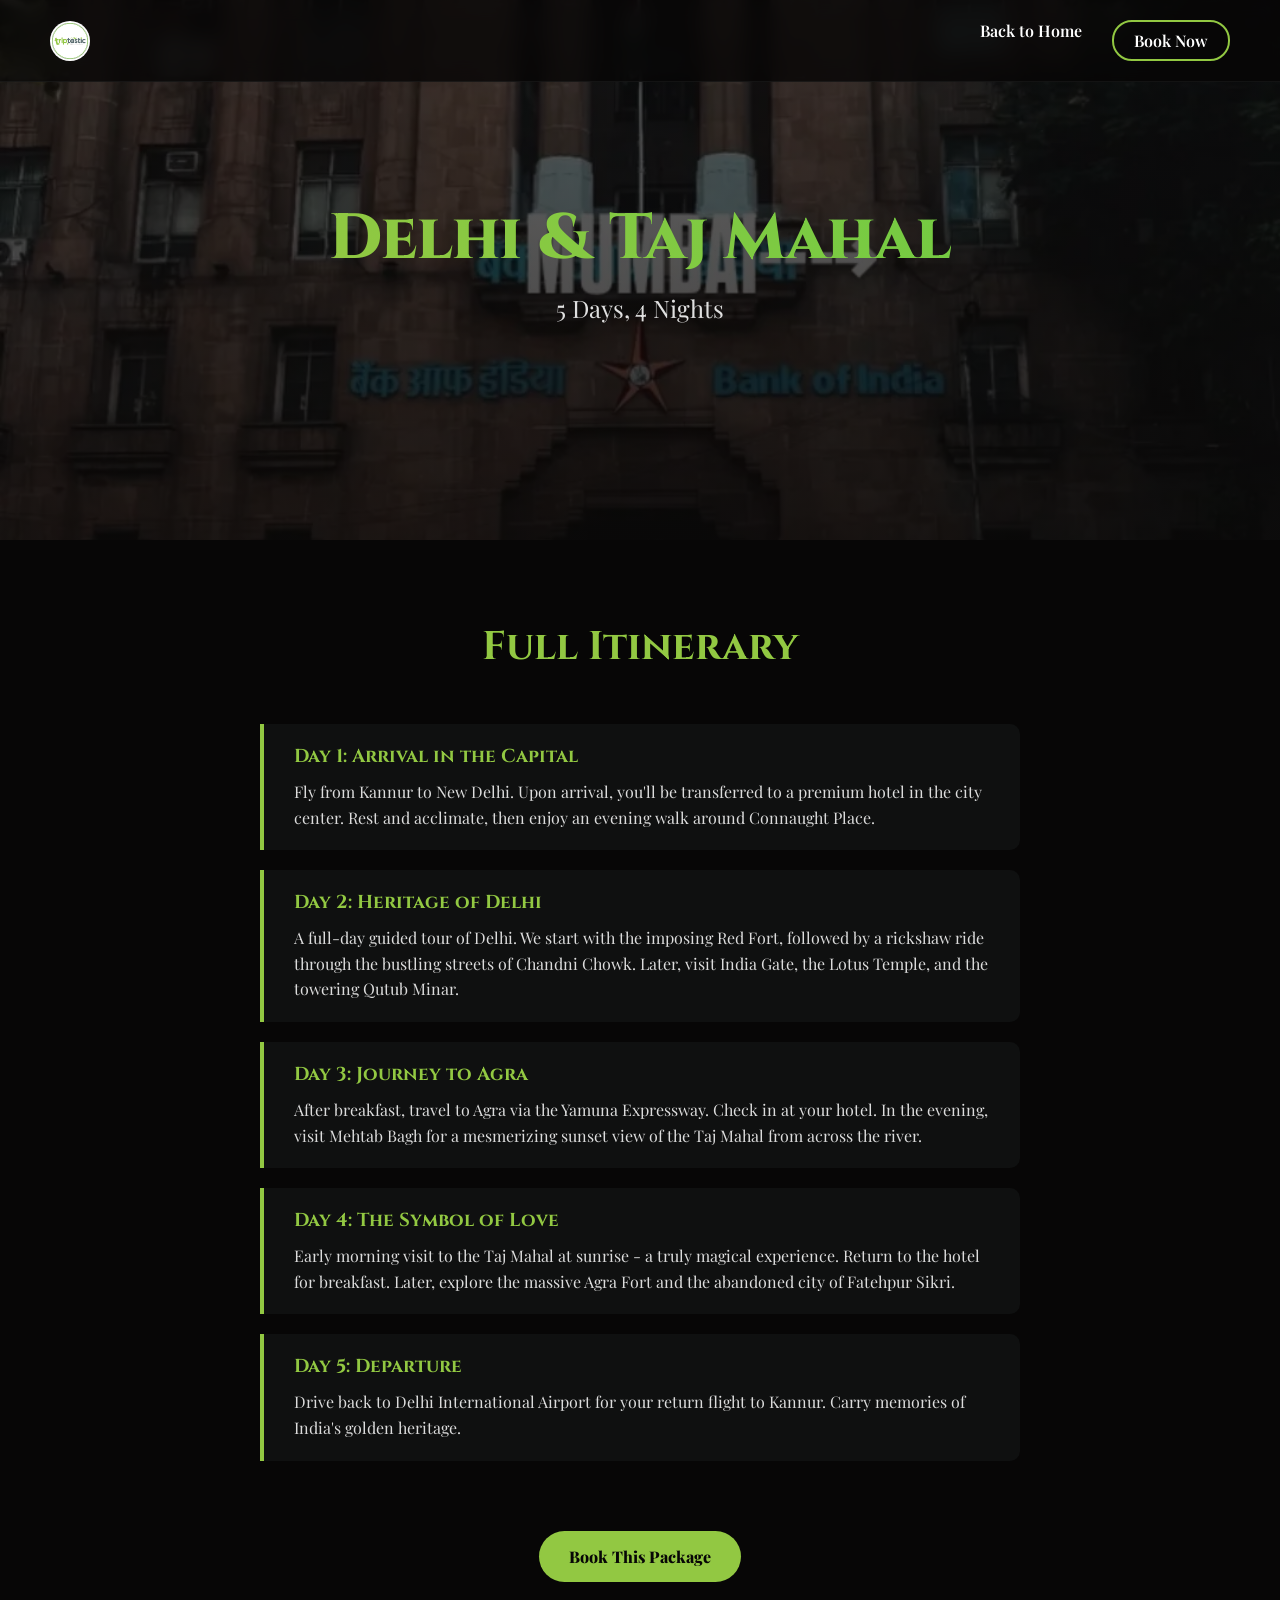
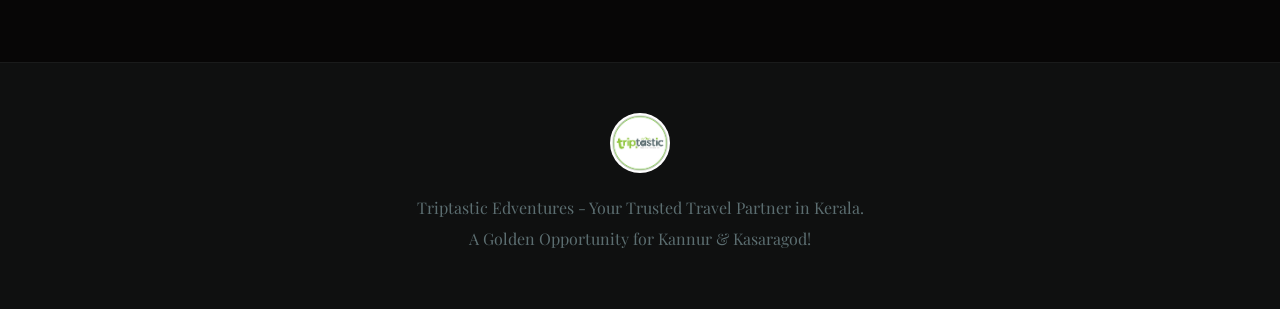
<file: delhi.html>
<!DOCTYPE html>
<html lang="en">
<head>
    <meta charset="UTF-8">
    <meta name="viewport" content="width=device-width, initial-scale=1.0">
    <title>Delhi & Taj Mahal - Triptastic Edventures</title>
    <link href="https://fonts.googleapis.com/css2?family=Cinzel:wght@400;600;800&family=Playfair+Display:ital,wght@0,400;0,600;1,400&display=swap" rel="stylesheet">
    <link rel="stylesheet" href="style.css">
    <link rel="stylesheet" href="https://cdnjs.cloudflare.com/ajax/libs/font-awesome/6.4.0/css/all.min.css">
    <style>
        .itinerary-hero {
            height: 60vh;
            background: linear-gradient(rgba(7, 6, 6, 0.6), rgba(7, 6, 6, 0.8)), url('images/696701876_18123226195568167_8193814965823745373_n.webp') center/cover;
            display: flex;
            align-items: center;
            justify-content: center;
            text-align: center;
        }
        .itinerary-content {
            padding: 80px 20px;
            max-width: 800px;
            margin: 0 auto;
        }
        .day-card {
            background: rgba(92, 110, 113, 0.1);
            border-left: 4px solid var(--primary-green);
            padding: 20px 30px;
            margin-bottom: 20px;
            border-radius: 0 10px 10px 0;
        }
        .day-card h3 {
            color: var(--primary-green);
            margin-bottom: 10px;
        }
        .day-card p {
            color: #dcdcdc;
            line-height: 1.6;
        }
    </style>
</head>
<body>
    <nav>
        <div class="logo">
            <a href="index.html" style="display:flex; align-items:center; gap:15px; text-decoration:none;">
                <img src="logo.jpg" alt="Triptastic Edventures">
            </a>
        </div>
        <ul class="nav-links">
            <li><a href="index.html">Back to Home</a></li>
            <li><a href="index.html#contact" class="btn-outline" style="padding: 8px 20px;">Book Now</a></li>
        </ul>
    </nav>

    <header class="itinerary-hero">
        <div class="hero-content">
            <h1>Delhi & Taj Mahal</h1>
            <p>5 Days, 4 Nights</p>
        </div>
    </header>

    <section class="itinerary-content">
        <h2 class="section-title">Full Itinerary</h2>
        
        <div class="day-card">
            <h3>Day 1: Arrival in the Capital</h3>
            <p>Fly from Kannur to New Delhi. Upon arrival, you'll be transferred to a premium hotel in the city center. Rest and acclimate, then enjoy an evening walk around Connaught Place.</p>
        </div>
        
        <div class="day-card">
            <h3>Day 2: Heritage of Delhi</h3>
            <p>A full-day guided tour of Delhi. We start with the imposing Red Fort, followed by a rickshaw ride through the bustling streets of Chandni Chowk. Later, visit India Gate, the Lotus Temple, and the towering Qutub Minar.</p>
        </div>

        <div class="day-card">
            <h3>Day 3: Journey to Agra</h3>
            <p>After breakfast, travel to Agra via the Yamuna Expressway. Check in at your hotel. In the evening, visit Mehtab Bagh for a mesmerizing sunset view of the Taj Mahal from across the river.</p>
        </div>

        <div class="day-card">
            <h3>Day 4: The Symbol of Love</h3>
            <p>Early morning visit to the Taj Mahal at sunrise - a truly magical experience. Return to the hotel for breakfast. Later, explore the massive Agra Fort and the abandoned city of Fatehpur Sikri.</p>
        </div>

        <div class="day-card">
            <h3>Day 5: Departure</h3>
            <p>Drive back to Delhi International Airport for your return flight to Kannur. Carry memories of India's golden heritage.</p>
        </div>

        <div style="text-align: center; margin-top: 50px;">
            <a href="index.html#contact" class="btn">Book This Package</a>
        </div>
    </section>

    <footer>
        <div class="container">
            <img src="logo.jpg" alt="Triptastic" class="footer-logo">
            <p>Triptastic Edventures - Your Trusted Travel Partner in Kerala.</p>
            <p>A Golden Opportunity for Kannur & Kasaragod!</p>
        </div>
    </footer>
</body>
</html>
</file>
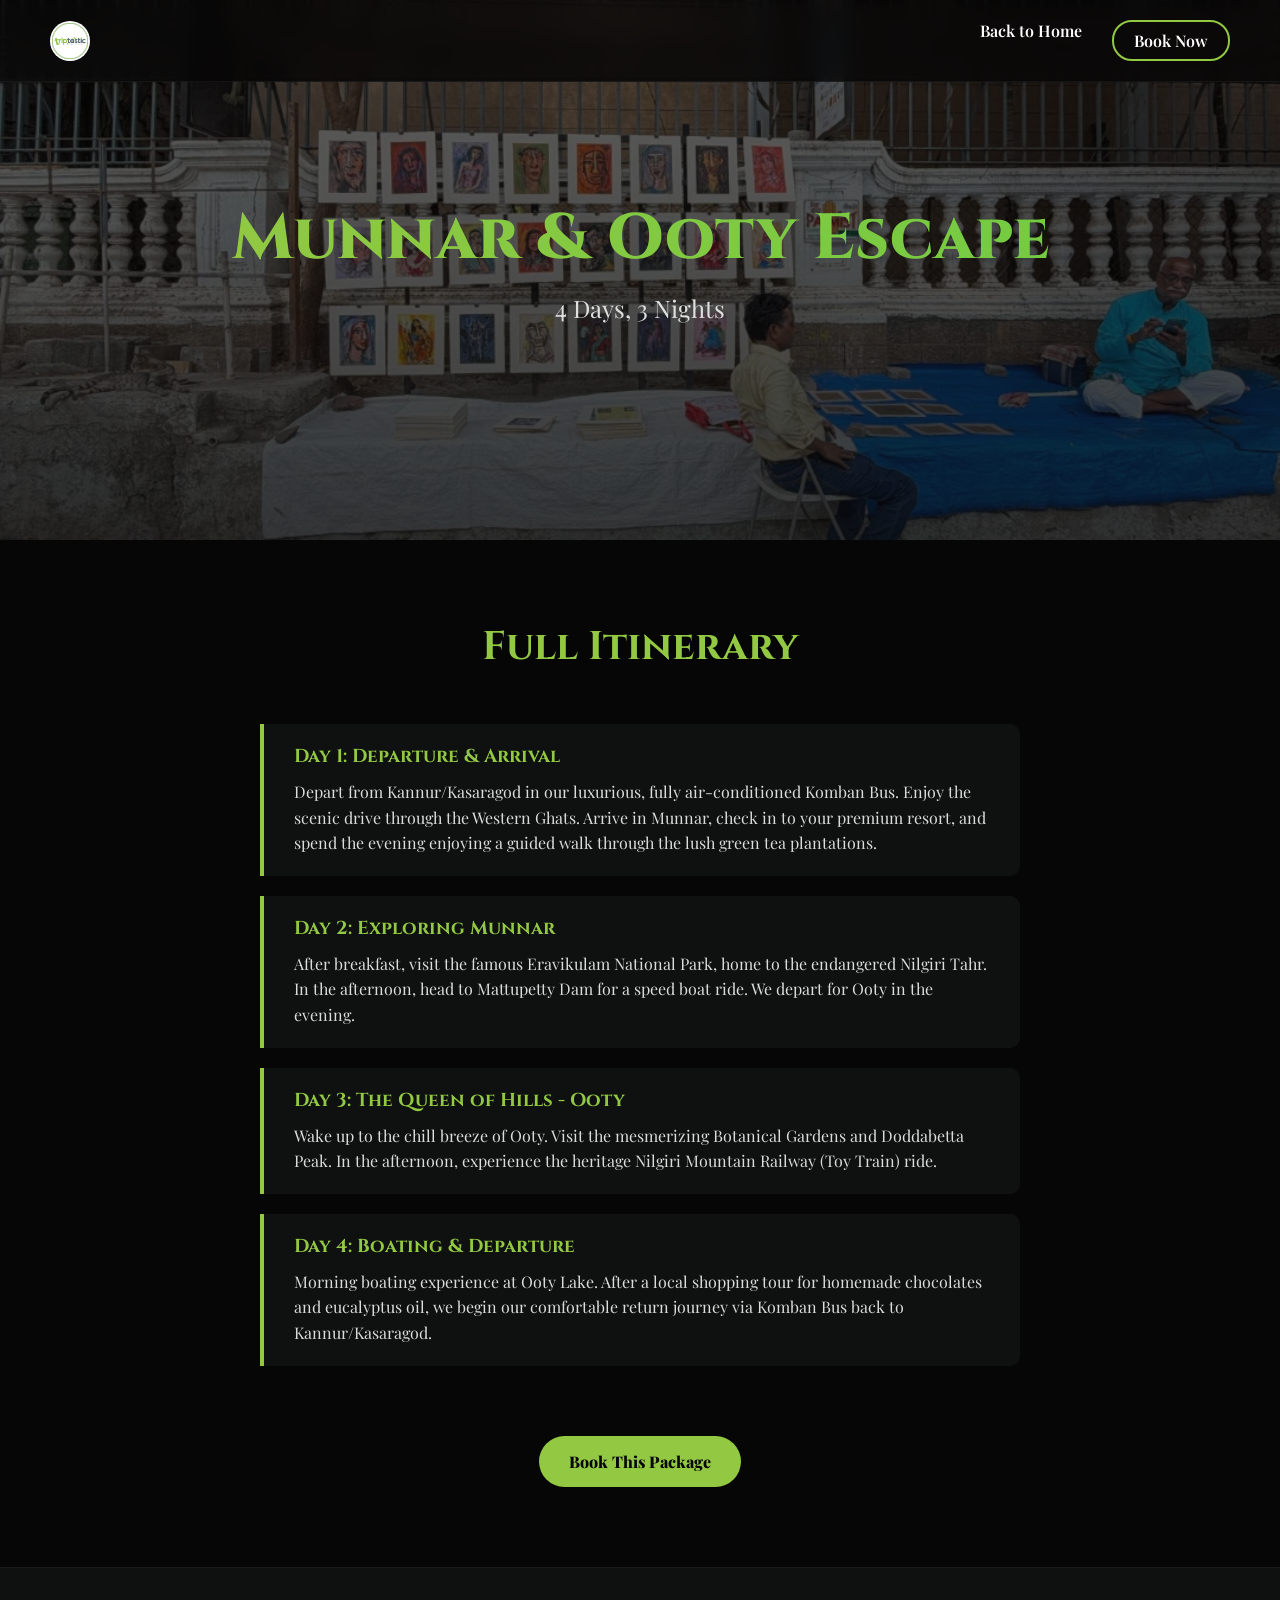
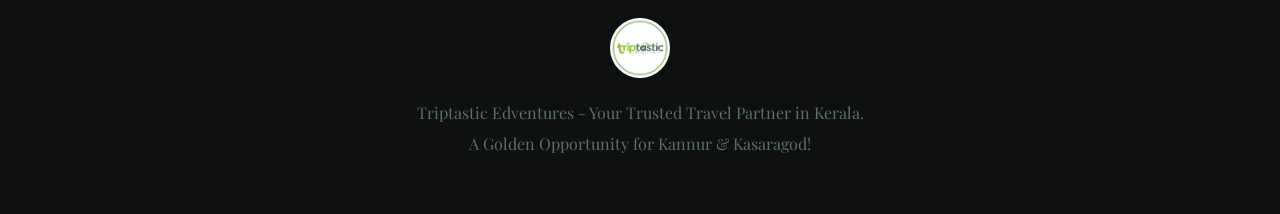
<file: munnar.html>
<!DOCTYPE html>
<html lang="en">
<head>
    <meta charset="UTF-8">
    <meta name="viewport" content="width=device-width, initial-scale=1.0">
    <title>Munnar & Ooty Escape - Triptastic Edventures</title>
    <link href="https://fonts.googleapis.com/css2?family=Cinzel:wght@400;600;800&family=Playfair+Display:ital,wght@0,400;0,600;1,400&display=swap" rel="stylesheet">
    <link rel="stylesheet" href="style.css">
    <link rel="stylesheet" href="https://cdnjs.cloudflare.com/ajax/libs/font-awesome/6.4.0/css/all.min.css">
    <style>
        .itinerary-hero {
            height: 60vh;
            background: linear-gradient(rgba(7, 6, 6, 0.6), rgba(7, 6, 6, 0.8)), url('images/696224756_18123226597568167_4855909260866105205_n.webp') center/cover;
            display: flex;
            align-items: center;
            justify-content: center;
            text-align: center;
        }
        .itinerary-content {
            padding: 80px 20px;
            max-width: 800px;
            margin: 0 auto;
        }
        .day-card {
            background: rgba(92, 110, 113, 0.1);
            border-left: 4px solid var(--primary-green);
            padding: 20px 30px;
            margin-bottom: 20px;
            border-radius: 0 10px 10px 0;
        }
        .day-card h3 {
            color: var(--primary-green);
            margin-bottom: 10px;
        }
        .day-card p {
            color: #dcdcdc;
            line-height: 1.6;
        }
    </style>
</head>
<body>
    <nav>
        <div class="logo">
            <a href="index.html" style="display:flex; align-items:center; gap:15px; text-decoration:none;">
                <img src="logo.jpg" alt="Triptastic Edventures">
            </a>
        </div>
        <ul class="nav-links">
            <li><a href="index.html">Back to Home</a></li>
            <li><a href="index.html#contact" class="btn-outline" style="padding: 8px 20px;">Book Now</a></li>
        </ul>
    </nav>

    <header class="itinerary-hero">
        <div class="hero-content">
            <h1>Munnar & Ooty Escape</h1>
            <p>4 Days, 3 Nights</p>
        </div>
    </header>

    <section class="itinerary-content">
        <h2 class="section-title">Full Itinerary</h2>
        
        <div class="day-card">
            <h3>Day 1: Departure & Arrival</h3>
            <p>Depart from Kannur/Kasaragod in our luxurious, fully air-conditioned Komban Bus. Enjoy the scenic drive through the Western Ghats. Arrive in Munnar, check in to your premium resort, and spend the evening enjoying a guided walk through the lush green tea plantations.</p>
        </div>
        
        <div class="day-card">
            <h3>Day 2: Exploring Munnar</h3>
            <p>After breakfast, visit the famous Eravikulam National Park, home to the endangered Nilgiri Tahr. In the afternoon, head to Mattupetty Dam for a speed boat ride. We depart for Ooty in the evening.</p>
        </div>

        <div class="day-card">
            <h3>Day 3: The Queen of Hills - Ooty</h3>
            <p>Wake up to the chill breeze of Ooty. Visit the mesmerizing Botanical Gardens and Doddabetta Peak. In the afternoon, experience the heritage Nilgiri Mountain Railway (Toy Train) ride.</p>
        </div>

        <div class="day-card">
            <h3>Day 4: Boating & Departure</h3>
            <p>Morning boating experience at Ooty Lake. After a local shopping tour for homemade chocolates and eucalyptus oil, we begin our comfortable return journey via Komban Bus back to Kannur/Kasaragod.</p>
        </div>

        <div style="text-align: center; margin-top: 50px;">
            <a href="index.html#contact" class="btn">Book This Package</a>
        </div>
    </section>

    <footer>
        <div class="container">
            <img src="logo.jpg" alt="Triptastic" class="footer-logo">
            <p>Triptastic Edventures - Your Trusted Travel Partner in Kerala.</p>
            <p>A Golden Opportunity for Kannur & Kasaragod!</p>
        </div>
    </footer>
</body>
</html>
</file>
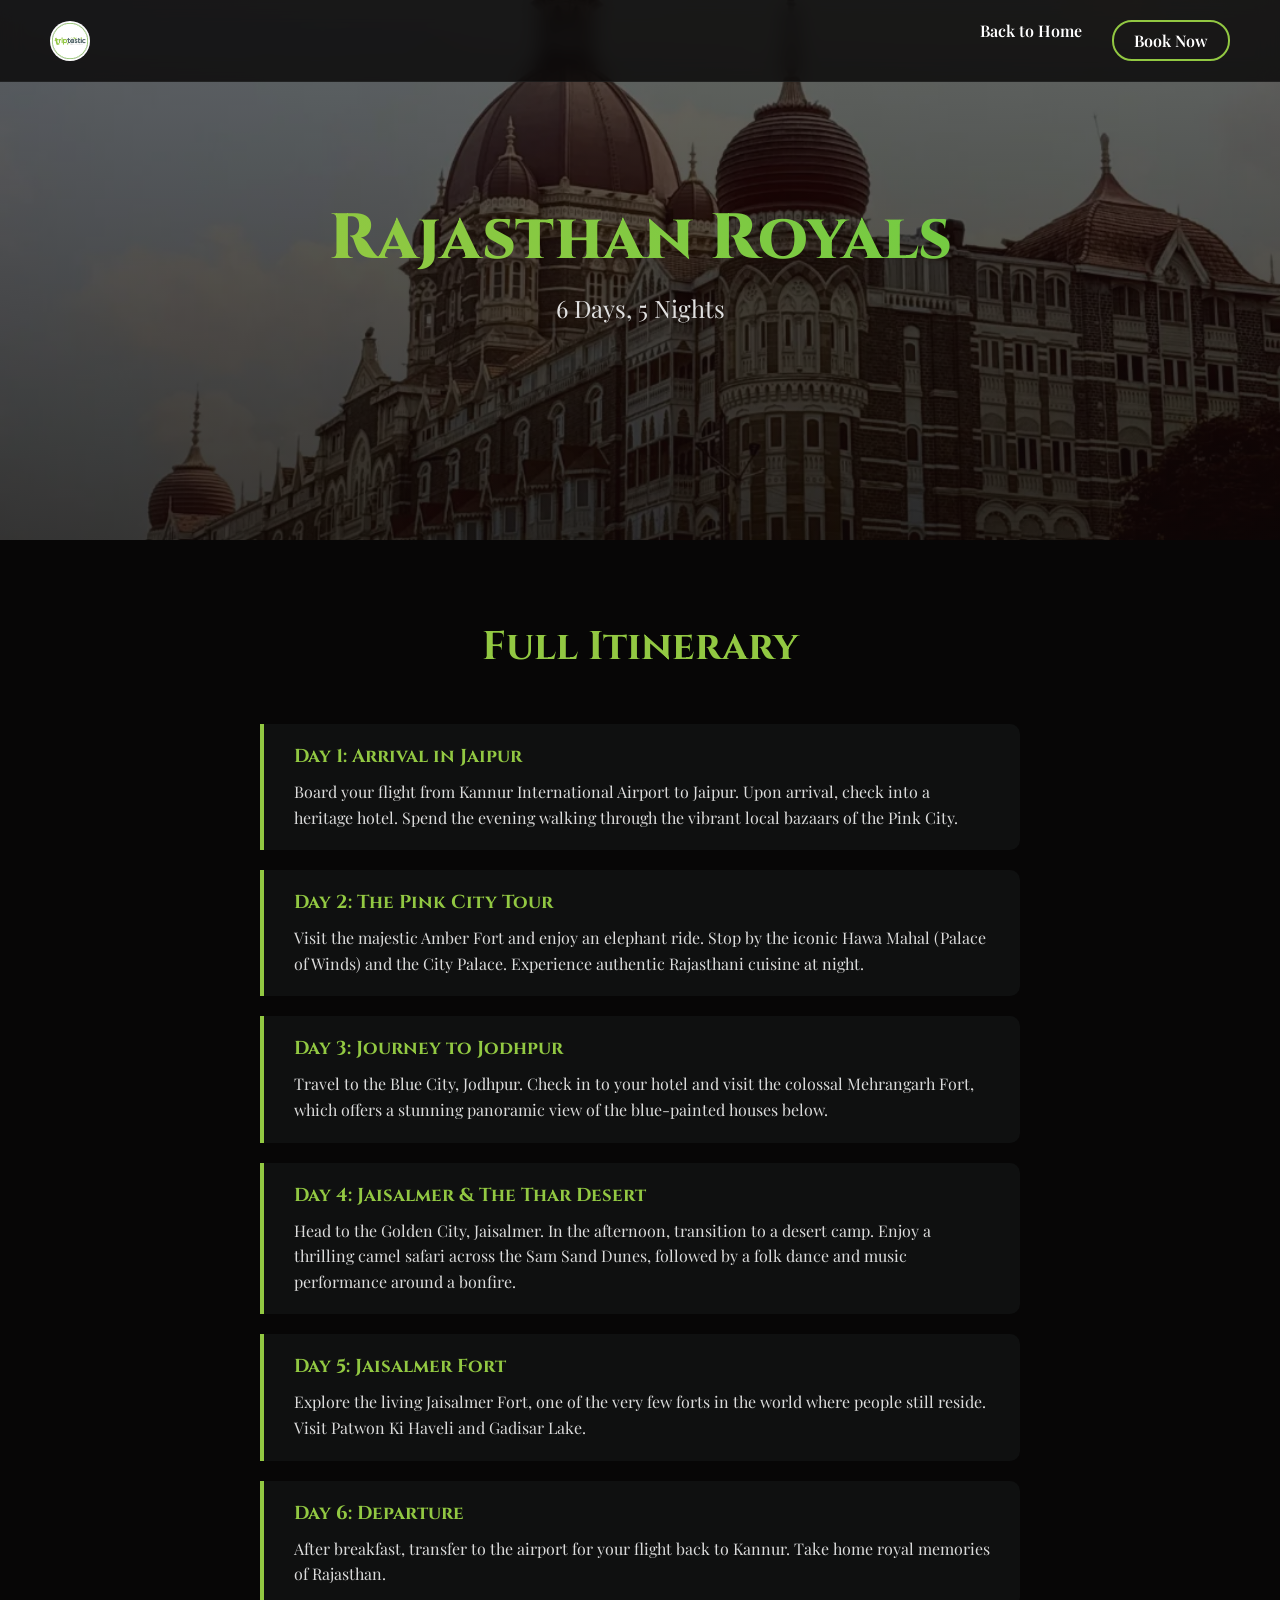
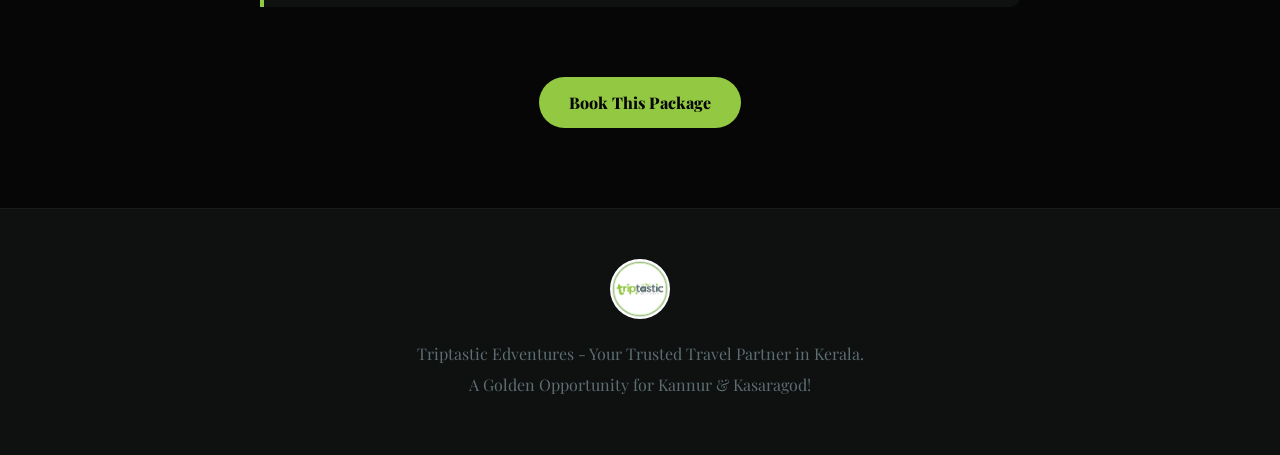
<file: rajasthan.html>
<!DOCTYPE html>
<html lang="en">
<head>
    <meta charset="UTF-8">
    <meta name="viewport" content="width=device-width, initial-scale=1.0">
    <title>Rajasthan Royals - Triptastic Edventures</title>
    <link href="https://fonts.googleapis.com/css2?family=Cinzel:wght@400;600;800&family=Playfair+Display:ital,wght@0,400;0,600;1,400&display=swap" rel="stylesheet">
    <link rel="stylesheet" href="style.css">
    <link rel="stylesheet" href="https://cdnjs.cloudflare.com/ajax/libs/font-awesome/6.4.0/css/all.min.css">
    <style>
        .itinerary-hero {
            height: 60vh;
            background: linear-gradient(rgba(7, 6, 6, 0.6), rgba(7, 6, 6, 0.8)), url('images/696527936_18123226594568167_2955683151938389249_n.webp') center/cover;
            display: flex;
            align-items: center;
            justify-content: center;
            text-align: center;
        }
        .itinerary-content {
            padding: 80px 20px;
            max-width: 800px;
            margin: 0 auto;
        }
        .day-card {
            background: rgba(92, 110, 113, 0.1);
            border-left: 4px solid var(--primary-green);
            padding: 20px 30px;
            margin-bottom: 20px;
            border-radius: 0 10px 10px 0;
        }
        .day-card h3 {
            color: var(--primary-green);
            margin-bottom: 10px;
        }
        .day-card p {
            color: #dcdcdc;
            line-height: 1.6;
        }
    </style>
</head>
<body>
    <nav>
        <div class="logo">
            <a href="index.html" style="display:flex; align-items:center; gap:15px; text-decoration:none;">
                <img src="logo.jpg" alt="Triptastic Edventures">
            </a>
        </div>
        <ul class="nav-links">
            <li><a href="index.html">Back to Home</a></li>
            <li><a href="index.html#contact" class="btn-outline" style="padding: 8px 20px;">Book Now</a></li>
        </ul>
    </nav>

    <header class="itinerary-hero">
        <div class="hero-content">
            <h1>Rajasthan Royals</h1>
            <p>6 Days, 5 Nights</p>
        </div>
    </header>

    <section class="itinerary-content">
        <h2 class="section-title">Full Itinerary</h2>
        
        <div class="day-card">
            <h3>Day 1: Arrival in Jaipur</h3>
            <p>Board your flight from Kannur International Airport to Jaipur. Upon arrival, check into a heritage hotel. Spend the evening walking through the vibrant local bazaars of the Pink City.</p>
        </div>
        
        <div class="day-card">
            <h3>Day 2: The Pink City Tour</h3>
            <p>Visit the majestic Amber Fort and enjoy an elephant ride. Stop by the iconic Hawa Mahal (Palace of Winds) and the City Palace. Experience authentic Rajasthani cuisine at night.</p>
        </div>

        <div class="day-card">
            <h3>Day 3: Journey to Jodhpur</h3>
            <p>Travel to the Blue City, Jodhpur. Check in to your hotel and visit the colossal Mehrangarh Fort, which offers a stunning panoramic view of the blue-painted houses below.</p>
        </div>

        <div class="day-card">
            <h3>Day 4: Jaisalmer & The Thar Desert</h3>
            <p>Head to the Golden City, Jaisalmer. In the afternoon, transition to a desert camp. Enjoy a thrilling camel safari across the Sam Sand Dunes, followed by a folk dance and music performance around a bonfire.</p>
        </div>

        <div class="day-card">
            <h3>Day 5: Jaisalmer Fort</h3>
            <p>Explore the living Jaisalmer Fort, one of the very few forts in the world where people still reside. Visit Patwon Ki Haveli and Gadisar Lake.</p>
        </div>

        <div class="day-card">
            <h3>Day 6: Departure</h3>
            <p>After breakfast, transfer to the airport for your flight back to Kannur. Take home royal memories of Rajasthan.</p>
        </div>

        <div style="text-align: center; margin-top: 50px;">
            <a href="index.html#contact" class="btn">Book This Package</a>
        </div>
    </section>

    <footer>
        <div class="container">
            <img src="logo.jpg" alt="Triptastic" class="footer-logo">
            <p>Triptastic Edventures - Your Trusted Travel Partner in Kerala.</p>
            <p>A Golden Opportunity for Kannur & Kasaragod!</p>
        </div>
    </footer>
</body>
</html>
</file>
<file: style.css>
/* Root Variables based on Palette */
:root {
    --primary-green: #92c842;
    --secondary-green: #73cb42;
    --gray-blue: #5c6e71;
    --dark-bg: #070606;
    --light-text: #ffffff;
    --nav-bg: rgba(7, 6, 6, 0.8);
    --card-bg: rgba(92, 110, 113, 0.1);
    --input-border: #5c6e71;
}

* {
    margin: 0;
    padding: 0;
    box-sizing: border-box;
    font-family: 'Playfair Display', serif;
}

h1, h2, h3, h4, h5, h6, .logo span {
    font-family: 'Cinzel', serif;
}

body {
    background-color: var(--dark-bg);
    color: var(--light-text);
    overflow-x: hidden;
    width: 100%;
}

html {
    scroll-behavior: smooth;
    overflow-x: hidden;
    width: 100%;
}

/* Intro Screen */
#intro-screen {
    position: fixed;
    top: 0;
    left: 0;
    width: 100%;
    height: 100%;
    background-color: var(--dark-bg);
    display: flex;
    flex-direction: column;
    justify-content: center;
    align-items: center;
    z-index: 9999;
    transition: opacity 1s ease-in-out, visibility 1s;
}

#intro-logo {
    width: 150px;
    height: 150px;
    border-radius: 50%;
    animation: popIn 1s cubic-bezier(0.175, 0.885, 0.32, 1.275) forwards;
}

.intro-text {
    margin-top: 20px;
    font-size: 2rem;
    color: var(--primary-green);
    opacity: 0;
    animation: fadeInUp 1s ease 0.5s forwards;
}

.intro-subtext {
    margin-top: 10px;
    color: var(--gray-blue);
    opacity: 0;
    animation: fadeInUp 1s ease 1s forwards;
}

@keyframes popIn {
    0% { transform: scale(0); opacity: 0; }
    100% { transform: scale(1); opacity: 1; }
}

@keyframes fadeInUp {
    0% { transform: translateY(20px); opacity: 0; }
    100% { transform: translateY(0); opacity: 1; }
}

/* Music Controls */
.music-controls {
    position: fixed;
    bottom: 30px;
    right: 30px;
    width: 50px;
    height: 50px;
    background: var(--primary-green);
    border-radius: 50%;
    display: flex;
    justify-content: center;
    align-items: center;
    cursor: pointer;
    z-index: 1000;
    box-shadow: 0 0 15px rgba(146, 200, 66, 0.5);
    transition: all 0.3s ease;
}

.music-controls:hover {
    transform: scale(1.1);
}

.music-controls i {
    color: #070606; /* Keep icon dark on the green button */
    font-size: 1.2rem;
}

/* Navigation */
nav {
    position: fixed;
    top: 0;
    width: 100%;
    padding: 20px 50px;
    display: flex;
    justify-content: space-between;
    align-items: center;
    z-index: 100;
    background: var(--nav-bg);
    backdrop-filter: blur(10px);
    border-bottom: 1px solid rgba(128, 128, 128, 0.1);
}

.logo {
    display: flex;
    align-items: center;
    gap: 15px;
}

.logo img {
    width: 40px;
    height: 40px;
    border-radius: 50%;
}

.logo span {
    font-weight: 800;
    font-size: 1.5rem;
    color: var(--primary-green);
}

.nav-links {
    list-style: none;
    display: flex;
    gap: 30px;
}

.nav-links a {
    text-decoration: none;
    color: var(--light-text);
    font-weight: 600;
    transition: color 0.3s;
}

.nav-links a:hover {
    color: var(--primary-green);
}

.hamburger {
    display: none;
    font-size: 1.5rem;
    cursor: pointer;
}

/* Hero Section */
header {
    height: 100vh;
    position: relative;
    display: flex;
    justify-content: center;
    align-items: center;
    text-align: center;
    overflow: hidden;
}

#bg-video {
    position: absolute;
    top: 50%;
    left: 50%;
    transform: translate(-50%, -50%);
    min-width: 100%;
    min-height: 100%;
    z-index: -2;
    object-fit: cover;
}

.hero-overlay {
    position: absolute;
    top: 0;
    left: 0;
    width: 100%;
    height: 100%;
    background: linear-gradient(rgba(7, 6, 6, 0.7), rgba(7, 6, 6, 0.4));
    z-index: -1;
}

.hero-content {
    padding: 0 20px;
}

.hero-content h1 {
    font-size: 4rem;
    font-weight: 800;
    margin-bottom: 10px;
    background: linear-gradient(45deg, var(--primary-green), var(--secondary-green));
    -webkit-background-clip: text;
    -webkit-text-fill-color: transparent;
}

.hero-content p {
    font-size: 1.5rem;
    margin-bottom: 20px;
    color: #e0e0e0;
}

/* Glitch Effect for Title */
.hero-title {
    position: relative;
    display: inline-block;
    transition: none;
}

.hero-title.glitching::before,
.hero-title.glitching::after {
    content: attr(data-text);
    position: absolute;
    top: 0;
    left: 0;
    width: 100%;
    height: 100%;
    background: transparent;
    -webkit-background-clip: text;
    -webkit-text-fill-color: transparent;
    background-image: linear-gradient(45deg, var(--primary-green), var(--secondary-green));
}

.hero-title.glitching::before {
    left: 3px;
    text-shadow: -2px 0 rgba(255,255,255,0.3);
    animation: glitch-anim 0.3s infinite linear alternate-reverse;
}

.hero-title.glitching::after {
    left: -3px;
    text-shadow: 2px 0 rgba(92,110,113,0.3);
    animation: glitch-anim2 0.3s infinite linear alternate-reverse;
}

@keyframes glitch-anim {
    0%   { clip-path: inset(10% 0 86% 0); }
    20%  { clip-path: inset(60% 0 1% 0); }
    40%  { clip-path: inset(30% 0 40% 0); }
    60%  { clip-path: inset(80% 0 5% 0); }
    80%  { clip-path: inset(15% 0 70% 0); }
    100% { clip-path: inset(45% 0 20% 0); }
}

@keyframes glitch-anim2 {
    0%   { clip-path: inset(70% 0 10% 0); }
    20%  { clip-path: inset(5% 0 80% 0); }
    40%  { clip-path: inset(50% 0 25% 0); }
    60%  { clip-path: inset(20% 0 60% 0); }
    80%  { clip-path: inset(85% 0 2% 0); }
    100% { clip-path: inset(35% 0 45% 0); }
}

.mobile-text {
    display: none;
}

.hero-mobile-logo {
    display: none;
    width: 120px;
    height: 120px;
    border-radius: 50%;
    margin: 0 auto 20px auto;
    box-shadow: 0 0 20px rgba(146, 200, 66, 0.4);
}

.btn {
    display: inline-block;
    padding: 15px 30px;
    background: var(--primary-green);
    color: var(--dark-bg);
    text-decoration: none;
    font-weight: 800;
    border-radius: 30px;
    margin-top: 20px;
    transition: all 0.3s;
    border: none;
    cursor: pointer;
}

.btn:hover {
    background: var(--secondary-green);
    transform: translateY(-3px);
    box-shadow: 0 10px 20px rgba(146, 200, 66, 0.3);
}

/* Utility Animations */
.fade-up {
    opacity: 0;
    transform: translateY(30px);
    transition: all 0.8s ease-out;
}

.fade-up.visible {
    opacity: 1;
    transform: translateY(0);
}

.delay-1 { transition-delay: 0.2s; }
.delay-2 { transition-delay: 0.4s; }
.delay-3 { transition-delay: 0.6s; }

/* Sections Common */
section {
    padding: 100px 20px;
}

.container {
    max-width: 1200px;
    margin: 0 auto;
}

.section-title {
    text-align: center;
    font-size: 2.5rem;
    margin-bottom: 50px;
    color: var(--primary-green);
    position: relative;
    display: table;
    margin-left: auto;
    margin-right: auto;
}

/* Exclusive Deals Section */
#exclusive-deals {
    padding: 80px 20px 20px 20px;
}

.deals-grid {
    display: grid;
    grid-template-columns: repeat(auto-fit, minmax(220px, 1fr));
    gap: 30px;
}

.deal-card {
    border: none;
    border-left: 4px solid var(--primary-green);
    border-radius: 15px;
    padding: 60px 20px 30px 20px;
    text-align: center;
    transition: transform 0.4s, box-shadow 0.4s;
    box-shadow: 0 10px 30px rgba(0,0,0,0.6);
    display: flex;
    flex-direction: column;
    justify-content: flex-end;
}

.deal-card:hover {
    transform: translateY(-8px);
    box-shadow: 0 15px 35px rgba(0,0,0,0.5);
}

.deal-price {
    font-family: 'Cinzel', serif;
    font-size: 2.8rem;
    font-weight: 800;
    color: var(--light-text);
    margin-bottom: 10px;
}

.deal-card h3 {
    color: var(--primary-green);
    font-size: 1.5rem;
    margin-bottom: 5px;
}

.deal-card p {
    color: #ccc;
    margin-bottom: 20px;
    font-size: 0.95rem;
}

.btn-deal {
    display: inline-block;
    padding: 10px 25px;
    background: transparent;
    color: var(--primary-green);
    border: 2px solid var(--primary-green);
    border-radius: 25px;
    font-weight: 600;
    text-decoration: none;
    transition: all 0.3s;
}

.btn-deal:hover {
    background: var(--primary-green);
    color: var(--dark-bg);
}

/* About Layout - Creative Flex */
.about-content {
    display: flex;
    align-items: center;
    gap: 50px;
}

.about-illustration {
    flex: 1;
}

.about-illustration img {
    width: 100%;
    border-radius: 20px;
    box-shadow: 0 15px 30px rgba(0, 0, 0, 0.5);
    transition: transform 0.4s ease;
}

.about-illustration img:hover {
    transform: scale(1.02);
}

.about-points {
    flex: 1;
    display: flex;
    flex-direction: column;
    gap: 40px;
}

.about-point {
    border-left: 4px solid var(--primary-green);
    padding-left: 20px;
}

.about-point h3 {
    font-size: 1.8rem;
    color: var(--primary-green);
    margin-bottom: 10px;
}

.about-point p {
    color: #b0b0b0;
    font-size: 1.1rem;
    line-height: 1.6;
}

/* Package List Editorial Style */
.package-list {
    display: flex;
    flex-direction: column;
    gap: 80px;
}

.package-item {
    display: flex;
    align-items: center;
    gap: 50px;
}

.package-item.reverse {
    flex-direction: row-reverse;
}

.package-image {
    flex: 1;
    width: 100%;
    max-width: 500px;
    height: 350px;
    object-fit: cover;
    border-radius: 20px;
    box-shadow: 0 15px 30px rgba(0,0,0,0.5);
    transition: transform 0.4s ease;
}

.package-image:hover {
    transform: scale(1.03);
}

.package-text {
    flex: 1;
}

.package-text h3 {
    font-size: 2.5rem;
    margin-bottom: 20px;
    color: var(--primary-green);
}

.package-text p {
    color: #cccccc;
    margin-bottom: 30px;
    line-height: 1.8;
    font-size: 1.1rem;
}

.btn-outline {
    display: inline-block;
    padding: 10px 25px;
    border: 2px solid var(--primary-green);
    color: var(--primary-green);
    text-decoration: none;
    border-radius: 20px;
    font-weight: 600;
    transition: all 0.3s;
}

.btn-outline:hover {
    background: var(--primary-green);
    color: var(--dark-bg);
}

/* Gallery */
.gallery-grid {
    display: grid;
    grid-template-columns: repeat(auto-fit, minmax(250px, 1fr));
    gap: 20px;
}

.gallery-img, .gallery-video-wrapper {
    width: 100%;
    height: 250px;
    object-fit: cover;
    border-radius: 15px;
    transition: transform 0.3s;
    cursor: pointer;
}

.gallery-video-wrapper {
    overflow: hidden;
    position: relative;
}

.gallery-video {
    width: 100%;
    height: 100%;
    object-fit: cover;
}

.gallery-img:hover, .gallery-video-wrapper:hover {
    transform: scale(1.05);
    z-index: 2;
    box-shadow: 0 10px 20px rgba(0,0,0,0.5);
}

/* Contact Section */
.contact-box {
    max-width: 600px;
    margin: 0 auto;
    background: var(--card-bg);
    padding: 40px;
    border-radius: 20px;
}

.contact-box form {
    display: flex;
    flex-direction: column;
    gap: 20px;
}

.contact-box input, .contact-box select {
    padding: 15px;
    border-radius: 10px;
    border: 1px solid var(--input-border);
    background: transparent;
    color: var(--light-text);
    font-size: 1rem;
}

.contact-box input:focus, .contact-box select:focus {
    outline: none;
    border-color: var(--primary-green);
}

.contact-box select option {
    background: var(--dark-bg);
    color: var(--light-text);
}

/* Footer */
footer {
    background: var(--card-bg);
    padding: 50px 20px;
    text-align: center;
    border-top: 1px solid rgba(128,128,128,0.1);
}

.footer-logo {
    width: 60px;
    height: 60px;
    border-radius: 50%;
    margin-bottom: 20px;
}

footer p {
    color: var(--gray-blue);
    margin-bottom: 10px;
}

.socials {
    margin-top: 20px;
    display: flex;
    justify-content: center;
    gap: 20px;
}

.socials a {
    color: var(--light-text);
    font-size: 1.5rem;
    transition: color 0.3s;
}

}

/* Scribble Animations */
.scribble-underline {
    position: absolute;
    left: 0;
    bottom: -15px;
    width: 100%;
    height: 15px;
    pointer-events: none;
}

.scribble-underline path {
    stroke: var(--primary-green);
    stroke-width: 3.5;
    stroke-linecap: round;
    fill: none;
    stroke-dasharray: 400;
    stroke-dashoffset: 400;
    transition: stroke-dashoffset 1.2s cubic-bezier(0.4, 0, 0.2, 1);
}

.fade-up.visible .scribble-underline path,
.visible .scribble-underline path {
    stroke-dashoffset: 0;
}

.scribble-underline path:nth-child(2) {
    stroke: var(--secondary-green);
    stroke-width: 2;
    transition-delay: 0.15s;
}

/* Scribble Circle Highlights for Stats */
.stat-number {
    position: relative;
    display: inline-block;
}

.scribble-circle {
    position: absolute;
    top: -5px;
    left: -15px;
    width: calc(100% + 30px);
    height: calc(100% + 10px);
    pointer-events: none;
}

.scribble-circle path {
    stroke: var(--primary-green);
    stroke-width: 2.5;
    stroke-linecap: round;
    fill: none;
    stroke-dasharray: 500;
    stroke-dashoffset: 500;
    transition: stroke-dashoffset 1.4s cubic-bezier(0.4, 0, 0.2, 1);
    transition-delay: 0.4s;
}

.fade-up.visible .scribble-circle path,
.visible .scribble-circle path {
    stroke-dashoffset: 0;
}

/* Scribble Hero CTA Arrow */
.scribble-hero-arrow {
    position: absolute;
    right: -85px;
    top: -5px;
    width: 75px;
    height: 45px;
    pointer-events: none;
}

.scribble-hero-arrow path {
    stroke: var(--primary-green);
    stroke-width: 2.5;
    stroke-linecap: round;
    fill: none;
    stroke-dasharray: 180;
    stroke-dashoffset: 180;
    transition: stroke-dashoffset 1s cubic-bezier(0.4, 0, 0.2, 1);
    transition-delay: 1.1s;
}

.fade-up.visible .scribble-hero-arrow path,
.visible .scribble-hero-arrow path {
    stroke-dashoffset: 0;
}

@media (max-width: 768px) {
    .scribble-hero-arrow {
        display: none;
    }
}

/* Travel Stats Section */
#travel-stats {
    background: linear-gradient(180deg, var(--dark-bg) 0%, rgba(92, 110, 113, 0.05) 100%);
    padding: 60px 20px;
}

.stats-grid {
    display: grid;
    grid-template-columns: repeat(auto-fit, minmax(200px, 1fr));
    gap: 30px;
    text-align: center;
}

.stat-card {
    background: rgba(255, 255, 255, 0.03);
    backdrop-filter: blur(10px);
    border: 1px solid rgba(146, 200, 66, 0.1);
    border-radius: 15px;
    padding: 35px 20px;
    transition: all 0.3s ease;
}

.stat-card:hover {
    transform: translateY(-5px);
    border-color: var(--primary-green);
    box-shadow: 0 10px 25px rgba(146, 200, 66, 0.1);
}

.stat-icon {
    font-size: 2.2rem;
    color: var(--primary-green);
    margin-bottom: 15px;
}

.stat-number {
    font-family: 'Cinzel', serif;
    font-size: 2.5rem;
    font-weight: 800;
    color: var(--light-text);
    margin-bottom: 5px;
}

.stat-label {
    font-size: 0.95rem;
    color: var(--gray-blue);
    font-weight: 600;
    letter-spacing: 1px;
    text-transform: uppercase;
}

/* Testimonials Section */
#testimonials {
    background: var(--dark-bg);
    padding: 100px 20px;
}

.testimonials-grid {
    display: grid;
    grid-template-columns: repeat(auto-fit, minmax(300px, 1fr));
    gap: 30px;
}

.testimonial-card {
    background: var(--card-bg);
    border: 1px solid rgba(255, 255, 255, 0.05);
    border-radius: 20px;
    padding: 40px 30px;
    transition: all 0.3s ease;
    display: flex;
    flex-direction: column;
    justify-content: space-between;
}

.testimonial-card:hover {
    transform: translateY(-5px);
    border-color: rgba(146, 200, 66, 0.2);
    box-shadow: 0 15px 30px rgba(0, 0, 0, 0.3);
}

.stars {
    color: #ffd700;
    font-size: 1rem;
    margin-bottom: 20px;
}

.testimonial-text {
    font-size: 1.1rem;
    line-height: 1.6;
    color: #e0e0e0;
    font-style: italic;
    margin-bottom: 25px;
}

.user-info {
    display: flex;
    align-items: center;
    gap: 15px;
}

.user-details h4 {
    font-size: 1.1rem;
    color: var(--primary-green);
}

.user-details span {
    font-size: 0.85rem;
    color: var(--gray-blue);
}

/* FAQ Accordion Section */
#faqs {
    background: linear-gradient(180deg, var(--dark-bg) 0%, rgba(92, 110, 113, 0.03) 100%);
    padding: 100px 20px;
}

.faq-accordion {
    max-width: 800px;
    margin: 0 auto;
    display: flex;
    flex-direction: column;
    gap: 15px;
}

.faq-item {
    background: rgba(255, 255, 255, 0.02);
    border: 1px solid rgba(255, 255, 255, 0.05);
    border-radius: 10px;
    overflow: hidden;
    transition: all 0.3s ease;
}

.faq-question {
    width: 100%;
    background: transparent;
    border: none;
    padding: 20px 25px;
    display: flex;
    justify-content: space-between;
    align-items: center;
    color: var(--light-text);
    font-size: 1.15rem;
    font-weight: 600;
    cursor: pointer;
    text-align: left;
    transition: color 0.3s;
}

.faq-question span {
    font-family: 'Playfair Display', serif;
}

.faq-question:hover {
    color: var(--primary-green);
}

.faq-question i {
    font-size: 0.9rem;
    transition: transform 0.3s ease;
    color: var(--primary-green);
}

.faq-answer {
    max-height: 0;
    overflow: hidden;
    transition: max-height 0.3s ease-out;
    padding: 0 25px;
    background: rgba(0, 0, 0, 0.2);
}

.faq-answer p {
    padding-bottom: 20px;
    line-height: 1.6;
    color: #cccccc;
    font-size: 1rem;
}

.faq-item.active {
    border-color: rgba(146, 200, 66, 0.3);
    background: rgba(146, 200, 66, 0.02);
}

.faq-item.active .faq-question {
    color: var(--primary-green);
}

.faq-item.active .faq-question i {
    transform: rotate(180deg);
}

.faq-item.active .faq-answer {
    max-height: 500px;
}

/* Social Connect Section */
#social-connect {
    padding: 80px 20px;
    background: linear-gradient(180deg, rgba(92, 110, 113, 0.03) 0%, var(--dark-bg) 100%);
}

.social-card {
    max-width: 600px;
    margin: 0 auto;
    background: rgba(255, 255, 255, 0.02);
    backdrop-filter: blur(10px);
    border: 1px solid rgba(255, 255, 255, 0.05);
    border-radius: 24px;
    padding: 40px;
    box-shadow: 0 20px 40px rgba(0, 0, 0, 0.4);
}

.social-header {
    display: flex;
    align-items: center;
    gap: 25px;
    margin-bottom: 25px;
}

.profile-pic {
    width: 90px;
    height: 90px;
    border-radius: 50%;
    border: 3px solid var(--primary-green);
    padding: 3px;
    object-fit: cover;
}

.profile-meta h3 {
    font-size: 1.5rem;
    font-family: -apple-system, BlinkMacSystemFont, "Segoe UI", Roboto, Helvetica, Arial, sans-serif;
    font-weight: 600;
    color: var(--light-text);
    letter-spacing: 0;
}

.username-row {
    display: flex;
    align-items: center;
    gap: 8px;
}

.verified-badge {
    color: #3897f0;
    font-size: 1.1rem;
    display: flex;
    align-items: center;
}

.profile-fullname {
    font-size: 1rem;
    font-weight: bold;
    color: #ffffff;
    margin-top: 4px;
    font-family: -apple-system, BlinkMacSystemFont, sans-serif;
}

.profile-stats {
    display: flex;
    gap: 40px;
    margin-bottom: 25px;
    border-top: 1px solid rgba(255, 255, 255, 0.05);
    border-bottom: 1px solid rgba(255, 255, 255, 0.05);
    padding: 15px 0;
}

.stat {
    display: flex;
    gap: 6px;
    font-size: 1.05rem;
    font-family: -apple-system, BlinkMacSystemFont, sans-serif;
}

.stat-val {
    font-weight: bold;
    color: #ffffff;
}

.stat-lbl {
    color: var(--gray-blue);
}

.profile-bio {
    margin-bottom: 30px;
    font-family: -apple-system, BlinkMacSystemFont, sans-serif;
    line-height: 1.6;
    text-align: left;
}

.bio-line {
    font-size: 0.95rem;
    color: #e0e0e0;
}

.bio-followers {
    font-size: 0.85rem;
    color: var(--gray-blue);
    margin-top: 12px;
    display: flex;
    align-items: center;
    gap: 6px;
}

.social-actions {
    display: flex;
    flex-direction: column;
    gap: 15px;
}

.social-actions .btn {
    margin-top: 0;
    width: 100%;
    display: flex;
    align-items: center;
    justify-content: center;
    gap: 10px;
    font-size: 1rem;
    border-radius: 12px;
    padding: 14px 20px;
}

.btn-insta {
    background: linear-gradient(45deg, #f09433 0%, #e6683c 25%, #dc2743 50%, #cc2366 75%, #bc1888 100%);
    color: #ffffff;
}

.btn-insta:hover {
    opacity: 0.9;
    transform: translateY(-2px);
    box-shadow: 0 10px 20px rgba(220, 39, 67, 0.2);
}

.btn-wa {
    background: #25d366;
    color: #ffffff;
}

.btn-wa:hover {
    background: #20ba5a;
    transform: translateY(-2px);
    box-shadow: 0 10px 20px rgba(37, 211, 102, 0.2);
}

.btn-yt {
    background: #ff0000;
    color: #ffffff;
}

.btn-yt:hover {
    background: #cc0000;
    transform: translateY(-2px);
    box-shadow: 0 10px 20px rgba(255, 0, 0, 0.2);
}

/* Responsive */
@media (max-width: 768px) {
    nav {
        padding: 15px 20px;
    }

    section {
        padding: 60px 15px;
    }

    #exclusive-deals {
        padding: 40px 15px 15px 15px;
    }

    .logo span {
        display: none;
    }

    .nav-links {
        display: flex;
        flex-direction: column;
        position: absolute;
        top: 100%;
        left: 0;
        width: 100%;
        background: var(--nav-bg);
        padding: 30px 0;
        text-align: center;
        gap: 20px;
        transform: translateY(-200%);
        transition: transform 0.4s ease;
        z-index: 99;
    }
    
    .nav-links.active {
        transform: translateY(0);
    }
    
    .hamburger {
        display: block;
    }

    .desktop-text {
        display: none;
    }

    .intro-text {
        display: block !important;
        font-size: 1.4rem !important;
        text-align: center !important;
        margin-top: 15px !important;
        padding: 0 15px;
        line-height: 1.3;
        width: 100%;
    }

    .intro-subtext {
        display: block !important;
        font-size: 0.9rem !important;
        text-align: center !important;
        margin-top: 8px !important;
        padding: 0 15px;
        width: 100%;
    }

    #intro-screen {
        padding: 20px;
        box-sizing: border-box;
        text-align: center;
        justify-content: center;
        align-items: center;
    }

    #intro-logo {
        display: block;
        margin: 0 auto;
        width: 120px;
        height: 120px;
    }

    .hero-mobile-logo {
        display: block !important;
        margin: 0 auto 20px auto;
    }

    .hero-title {
        font-size: 2.2rem !important;
        display: block !important;
        margin-bottom: 15px;
    }

    .mobile-text {
        display: block;
        font-size: 1.1rem !important;
        margin-bottom: 20px;
    }

    .deals-grid {
        grid-template-columns: 1fr;
        gap: 20px;
    }

    .package-item, .package-item.reverse {
        flex-direction: column;
        text-align: center;
        gap: 30px;
    }

    .about-content {
        flex-direction: column;
        text-align: center;
    }

    .about-point {
        border-left: none;
        border-top: 4px solid var(--primary-green);
        padding-left: 0;
        padding-top: 20px;
    }

    .about-illustration {
        margin-bottom: 30px;
    }

    /* Mobile Typography Adjustments */
    .section-title {
        font-size: 1.8rem;
        margin-bottom: 30px;
    }

    .package-text h3 {
        font-size: 1.6rem;
        margin-bottom: 10px;
    }

    .package-text p {
        font-size: 1rem;
        margin-bottom: 15px;
    }

    #taj-experience h2 {
        font-size: 2rem !important;
    }

    #taj-experience p {
        font-size: 1rem !important;
    }

    .about-point h3 {
        font-size: 1.4rem;
    }

    .about-point p {
        font-size: 1rem;
    }

    .deal-price {
        font-size: 2.2rem;
    }

    .btn, .btn-deal, .btn-outline {
        padding: 12px 25px;
        font-size: 0.95rem;
    }

    .testimonials-grid {
        grid-template-columns: 1fr;
    }

    .gallery-grid {
        grid-template-columns: repeat(auto-fit, minmax(140px, 1fr));
        gap: 10px;
    }

    .faq-question {
        font-size: 1.05rem;
        padding: 15px 20px;
    }

    .faq-answer p {
        font-size: 0.95rem;
        padding-bottom: 15px;
    }

    .music-controls {
        bottom: 20px;
        right: 20px;
        width: 40px;
        height: 40px;
        box-shadow: 0 0 10px rgba(146, 200, 66, 0.4);
    }

    .music-controls i {
        font-size: 1rem;
    }

    .contact-box {
        padding: 25px 15px;
    }

    /* Social Connect Mobile */
    .social-card {
        padding: 25px 20px;
    }
    
    .social-header {
        gap: 15px;
    }
    
    .profile-pic {
        width: 70px;
        height: 70px;
    }
    
    .profile-meta h3 {
        font-size: 1.25rem;
    }
    
    .profile-stats {
        gap: 10px;
        justify-content: space-around;
    }
    
    .stat {
        flex-direction: column;
        align-items: center;
        gap: 2px;
        font-size: 0.9rem;
    }
}

@media (max-width: 480px) {
    .hero-title {
        font-size: 1.8rem !important;
    }

    .mobile-text {
        font-size: 0.95rem !important;
    }

    .section-title {
        font-size: 1.5rem;
        margin-bottom: 20px;
    }

    .package-text h3 {
        font-size: 1.4rem;
    }

    #taj-experience h2 {
        font-size: 1.6rem !important;
    }

    .deal-price {
        font-size: 1.8rem;
    }

    .deal-card {
        padding: 40px 15px 20px 15px;
    }

    .contact-box form {
        gap: 15px;
    }
}
</file>
